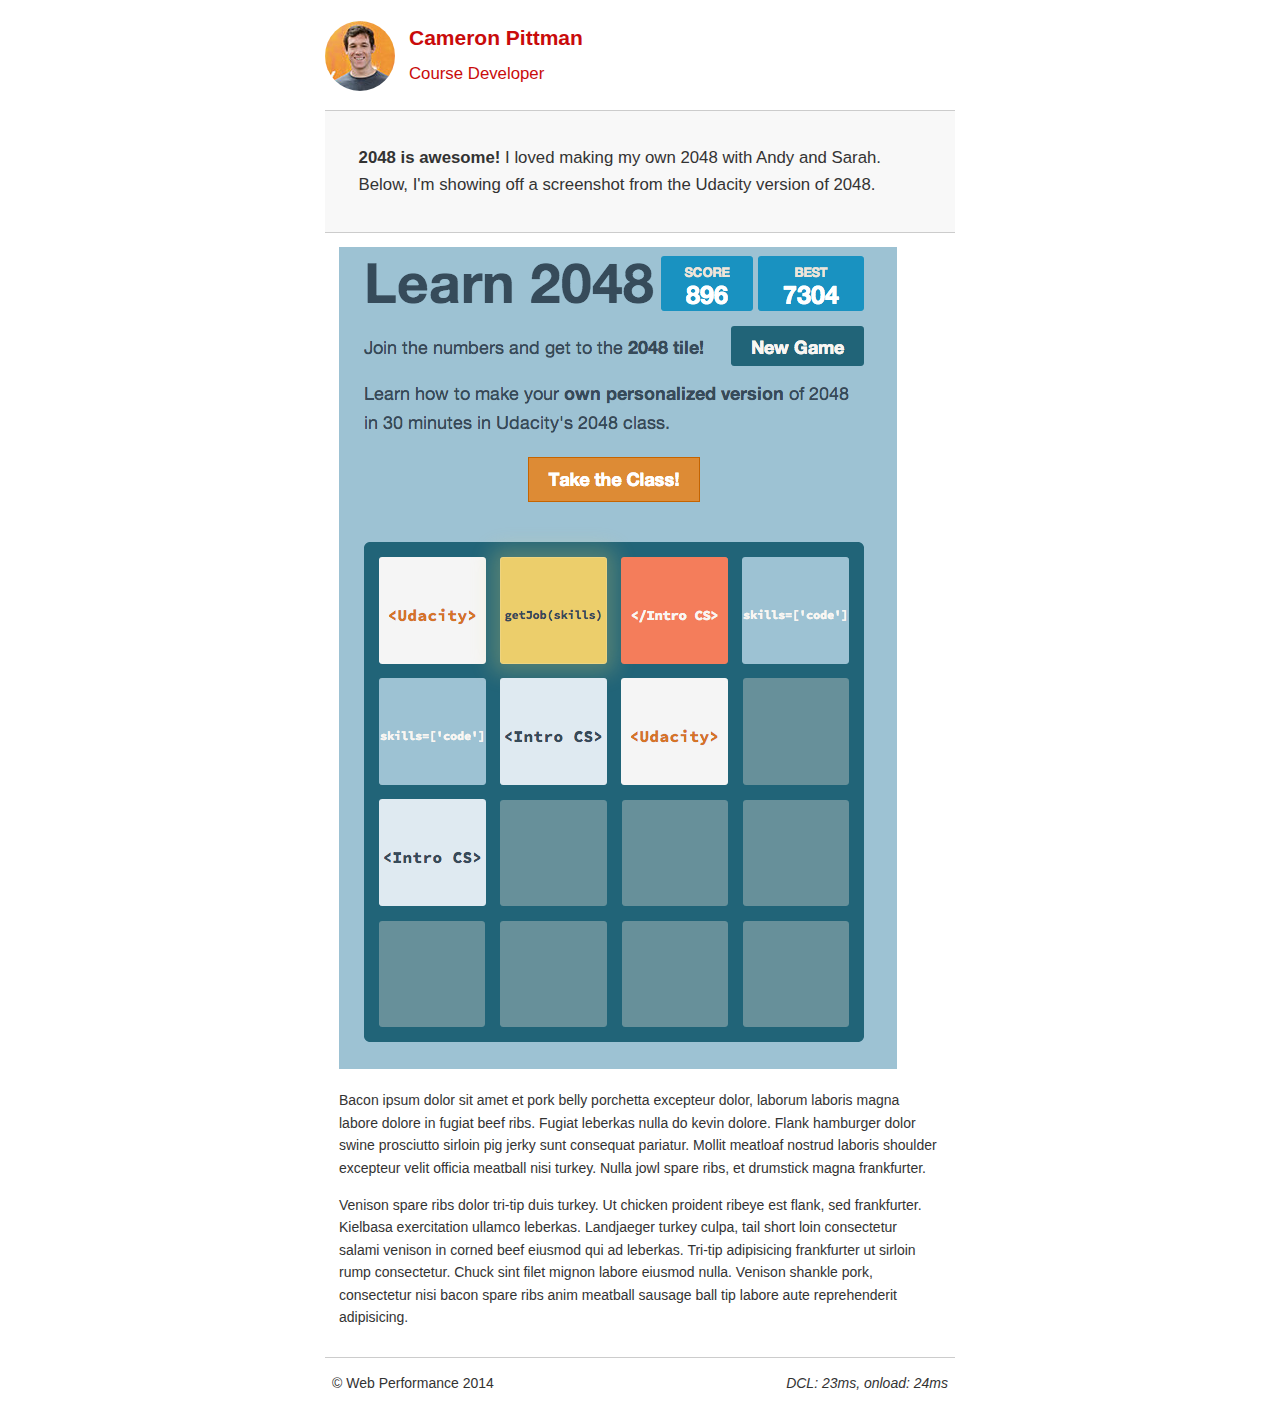
<file: project-2048.html>
<!DOCTYPE html>
<html lang="en">
  <head>
    <meta charset="utf-8">
    <meta name="viewport" content="width=device-width, initial-scale=1">
    <meta name="description" content=" FILL ME IN ">
    <meta name="author" content=" FILL ME IN ">
    <title>Cameron Pittman: Portfolio</title>

    <!-- Hmm, what is the impact of web fonts on speed? Measure it... -->
    <!-- <link href="//fonts.googleapis.com/css?family=Open+Sans:400,700" rel="stylesheet"> -->

    <link href="css/style.css" rel="stylesheet">
    <link href="css/print.css" rel="stylesheet">

    <script>
      (function(w,g){w['GoogleAnalyticsObject']=g;
      w[g]=w[g]||function(){(w[g].q=w[g].q||[]).push(arguments)};w[g].l=1*new Date();})(window,'ga');

      // Optional TODO: replace with your Google Analytics profile ID.
      ga('create', 'UA-XXXX-Y');
      ga('send', 'pageview');
    </script>
    <script src="//www.google-analytics.com/analytics.js"></script>
    <script src="js/perfmatters.js"></script>
  </head>

  <body>
    <header>
      <a href="/"><img src="img/profilepic.jpg"></a>
      <p>Cameron Pittman<br><span>Course Developer</span></p>
    </header>

    <div class="container">
      <div class="hero">
        <strong>2048 is awesome!</strong> I loved making my own 2048 with Andy and Sarah. Below, I'm showing off a screenshot from the Udacity version of 2048.
      </div>

      <div class="content">

        <img class="img-responsive" src="img/2048.png">

        <p>Bacon ipsum dolor sit amet et pork belly porchetta excepteur dolor, laborum laboris magna labore dolore in fugiat beef ribs. Fugiat leberkas nulla do kevin dolore. Flank hamburger dolor swine prosciutto sirloin pig jerky sunt consequat pariatur. Mollit meatloaf nostrud laboris shoulder excepteur velit officia meatball nisi turkey. Nulla jowl spare ribs, et drumstick magna frankfurter.</p>

        <p>Venison spare ribs dolor tri-tip duis turkey. Ut chicken proident ribeye est flank, sed frankfurter. Kielbasa exercitation ullamco leberkas. Landjaeger turkey culpa, tail short loin consectetur salami venison in corned beef eiusmod qui ad leberkas. Tri-tip adipisicing frankfurter ut sirloin rump consectetur. Chuck sint filet mignon labore eiusmod nulla. Venison shankle pork, consectetur nisi bacon spare ribs anim meatball sausage ball tip labore aute reprehenderit adipisicing.</p>

    </div>

    <footer>
      <p>&copy; Web Performance 2014 <span id="crp-stats"></span></p>
    </footer>
  </body>
</html>
</file>
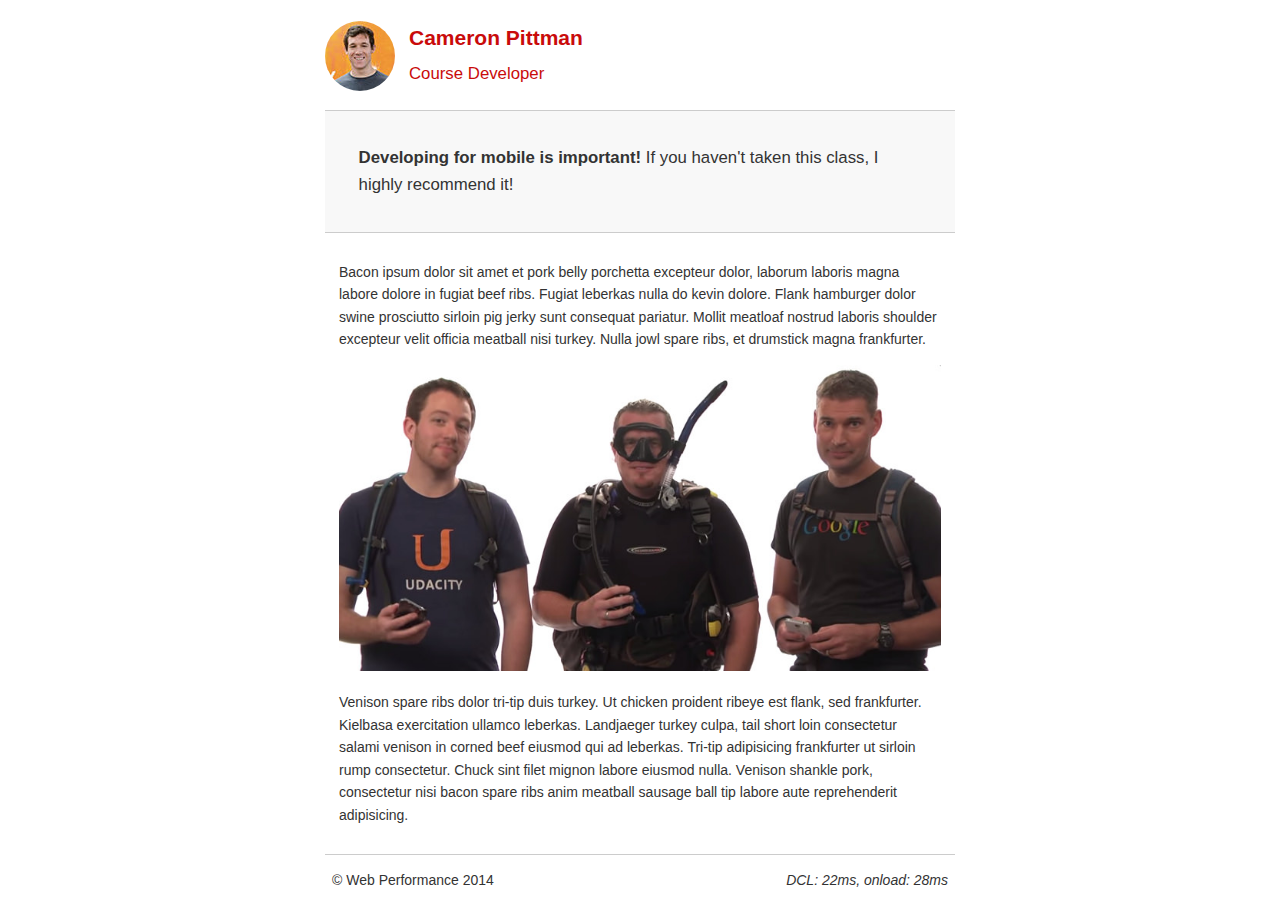
<file: project-mobile.html>
<!DOCTYPE html>
<html lang="en">
  <head>
    <meta charset="utf-8">
    <meta name="viewport" content="width=device-width, initial-scale=1">
    <meta name="description" content=" FILL ME IN ">
    <meta name="author" content=" FILL ME IN ">
    <title>Cameron Pitman: Portfolio</title>

    <!-- Hmm, what is the impact of web fonts on speed? Measure it... -->
    <!-- <link href="//fonts.googleapis.com/css?family=Open+Sans:400,700" rel="stylesheet"> -->

    <link href="css/style.css" rel="stylesheet">
    <link href="css/print.css" rel="stylesheet">

    <script>
      (function(w,g){w['GoogleAnalyticsObject']=g;
      w[g]=w[g]||function(){(w[g].q=w[g].q||[]).push(arguments)};w[g].l=1*new Date();})(window,'ga');

      // Optional TODO: replace with your Google Analytics profile ID.
      ga('create', 'UA-XXXX-Y');
      ga('send', 'pageview');
    </script>
    <script src="http://www.google-analytics.com/analytics.js"></script>
    <script async src="js/perfmatters.js"></script>
  </head>

  <body>
    <header>
      <a href="/"><img src="img/profilepic.jpg"></a>
      <p>Cameron Pittman<br><span>Course Developer</span></p>
    </header>

    <div class="container">
      <div class="hero">
        <strong>Developing for mobile is important!</strong> If you haven't taken this class, I highly recommend it!
      </div>

      <div class="content">

        <p>Bacon ipsum dolor sit amet et pork belly porchetta excepteur dolor, laborum laboris magna labore dolore in fugiat beef ribs. Fugiat leberkas nulla do kevin dolore. Flank hamburger dolor swine prosciutto sirloin pig jerky sunt consequat pariatur. Mollit meatloaf nostrud laboris shoulder excepteur velit officia meatball nisi turkey. Nulla jowl spare ribs, et drumstick magna frankfurter.</p>

        <img src="img/mobilewebdev.jpg">

        <p>Venison spare ribs dolor tri-tip duis turkey. Ut chicken proident ribeye est flank, sed frankfurter. Kielbasa exercitation ullamco leberkas. Landjaeger turkey culpa, tail short loin consectetur salami venison in corned beef eiusmod qui ad leberkas. Tri-tip adipisicing frankfurter ut sirloin rump consectetur. Chuck sint filet mignon labore eiusmod nulla. Venison shankle pork, consectetur nisi bacon spare ribs anim meatball sausage ball tip labore aute reprehenderit adipisicing.</p>

    </div>

    <footer>
      <p>&copy; Web Performance 2014 <span id="crp-stats"></span></p>
    </footer>
  </body>
</html>
</file>
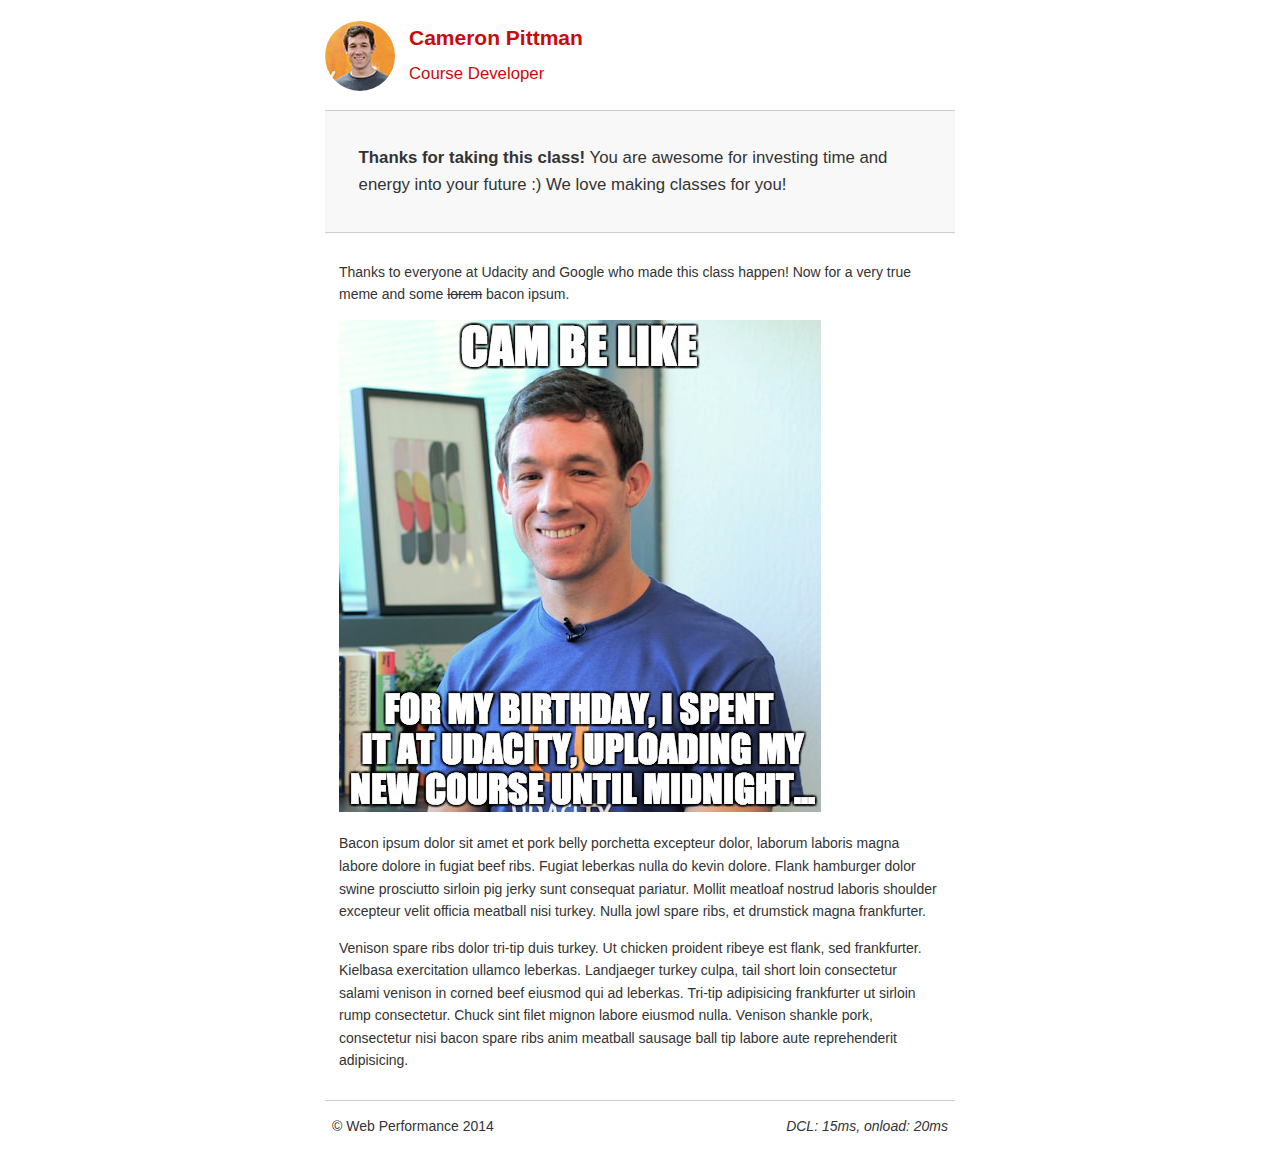
<file: project-webperf.html>
<!DOCTYPE html>
<html lang="en">
  <head>
    <meta charset="utf-8">
    <meta name="viewport" content="width=device-width, initial-scale=1">
    <meta name="description" content=" FILL ME IN ">
    <meta name="author" content=" FILL ME IN ">
    <title>Cameron Pittman: Portfolio</title>

    <!-- Hmm, what is the impact of web fonts on speed? Measure it... -->
    <!-- <link href="//fonts.googleapis.com/css?family=Open+Sans:400,700" rel="stylesheet"> -->

    <link href="css/style.css" rel="stylesheet">
    <link href="css/print.css" rel="stylesheet">

    <script>
      (function(w,g){w['GoogleAnalyticsObject']=g;
      w[g]=w[g]||function(){(w[g].q=w[g].q||[]).push(arguments)};w[g].l=1*new Date();})(window,'ga');

      // Optional TODO: replace with your Google Analytics profile ID.
      ga('create', 'UA-XXXX-Y');
      ga('send', 'pageview');
    </script>
    <script src="http://www.google-analytics.com/analytics.js"></script>
    <script async src="js/perfmatters.js"></script>
  </head>

  <body>
    <header>
      <a href="/"><img src="img/profilepic.jpg"></a>
      <p>Cameron Pittman<br><span>Course Developer</span></p>
    </header>

    <div class="container">
      <div class="hero">
        <strong>Thanks for taking this class!</strong> You are awesome for investing time and energy into your future :) We love making classes for you!
      </div>

      <div class="content">

        <p>Thanks to everyone at Udacity and Google who made this class happen! Now for a very true meme and some <strike>lorem</strike> bacon ipsum.</p>

        <img src="img/cam_be_like.jpg">

        <p>Bacon ipsum dolor sit amet et pork belly porchetta excepteur dolor, laborum laboris magna labore dolore in fugiat beef ribs. Fugiat leberkas nulla do kevin dolore. Flank hamburger dolor swine prosciutto sirloin pig jerky sunt consequat pariatur. Mollit meatloaf nostrud laboris shoulder excepteur velit officia meatball nisi turkey. Nulla jowl spare ribs, et drumstick magna frankfurter.</p>

        <p>Venison spare ribs dolor tri-tip duis turkey. Ut chicken proident ribeye est flank, sed frankfurter. Kielbasa exercitation ullamco leberkas. Landjaeger turkey culpa, tail short loin consectetur salami venison in corned beef eiusmod qui ad leberkas. Tri-tip adipisicing frankfurter ut sirloin rump consectetur. Chuck sint filet mignon labore eiusmod nulla. Venison shankle pork, consectetur nisi bacon spare ribs anim meatball sausage ball tip labore aute reprehenderit adipisicing.</p>

    </div>

    <footer>
      <p>&copy; Web Performance 2014 <span id="crp-stats"></span></p>
    </footer>
  </body>
</html>
</file>
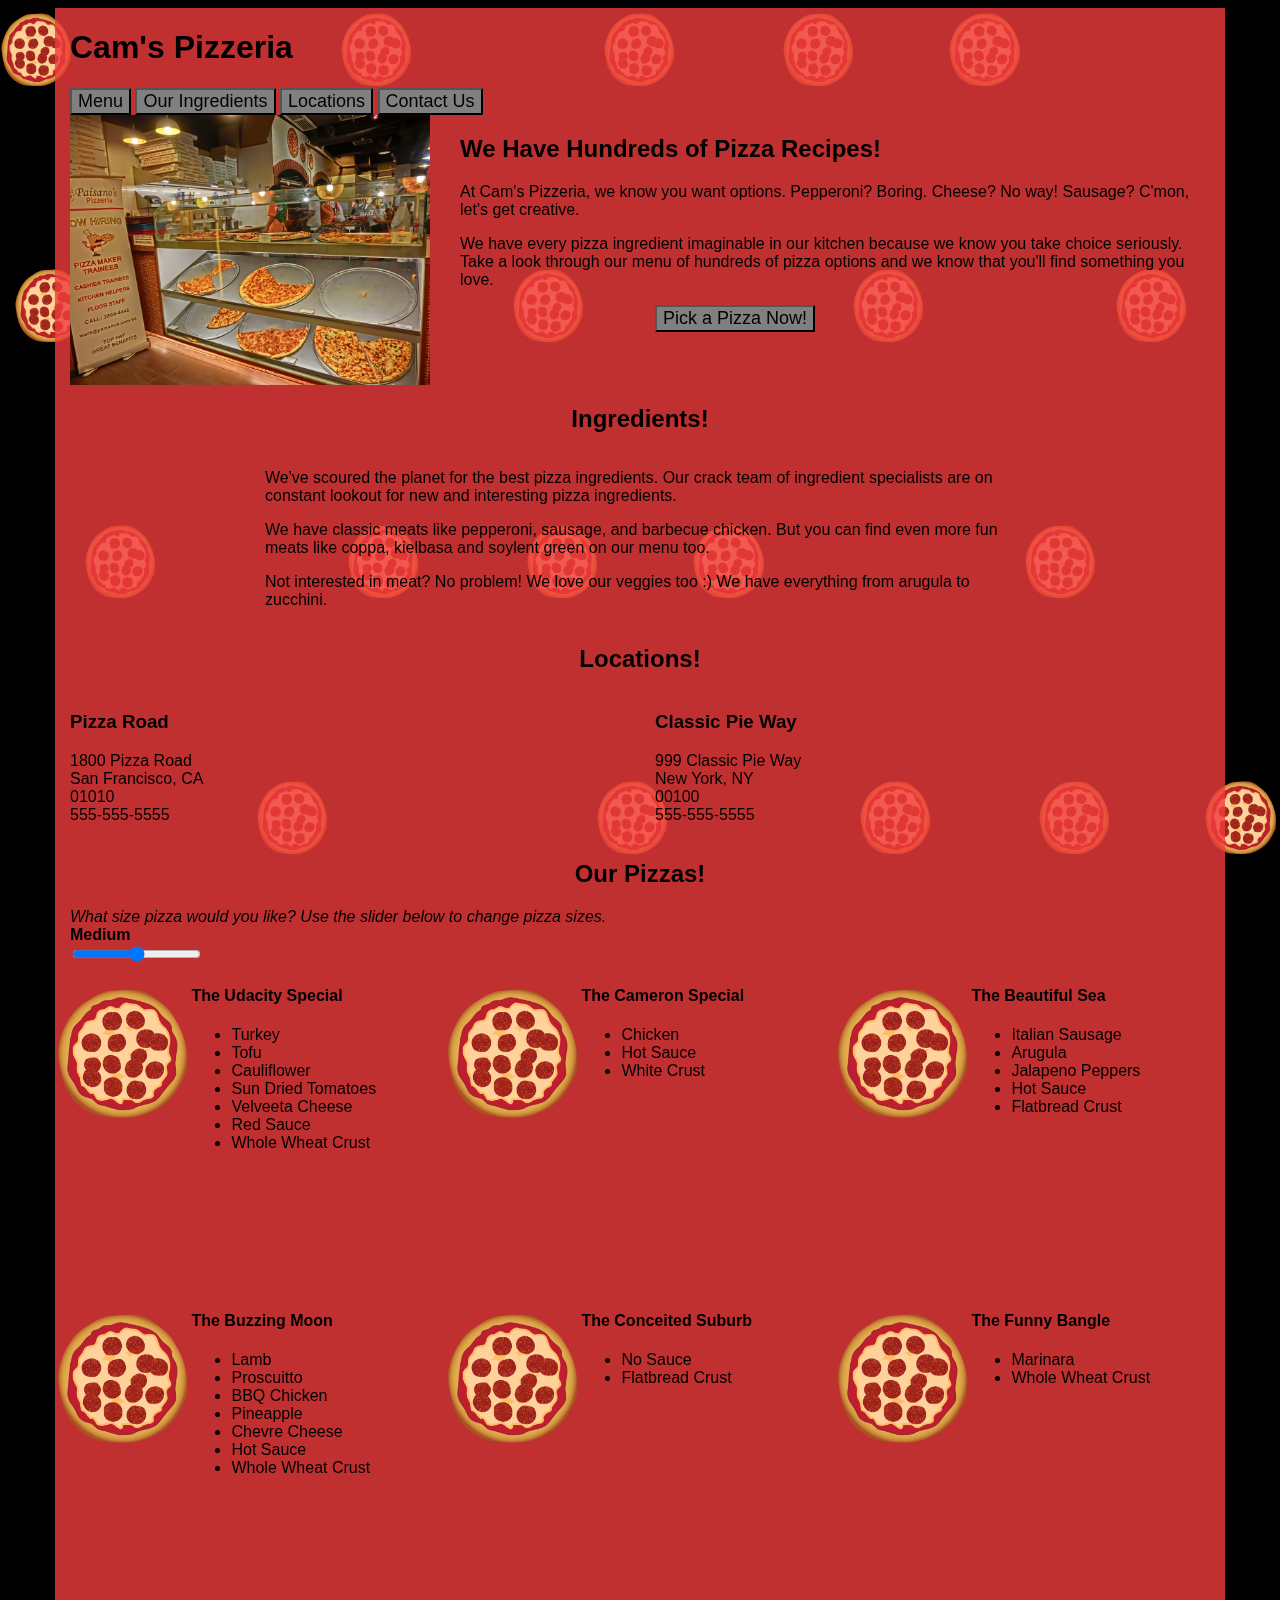
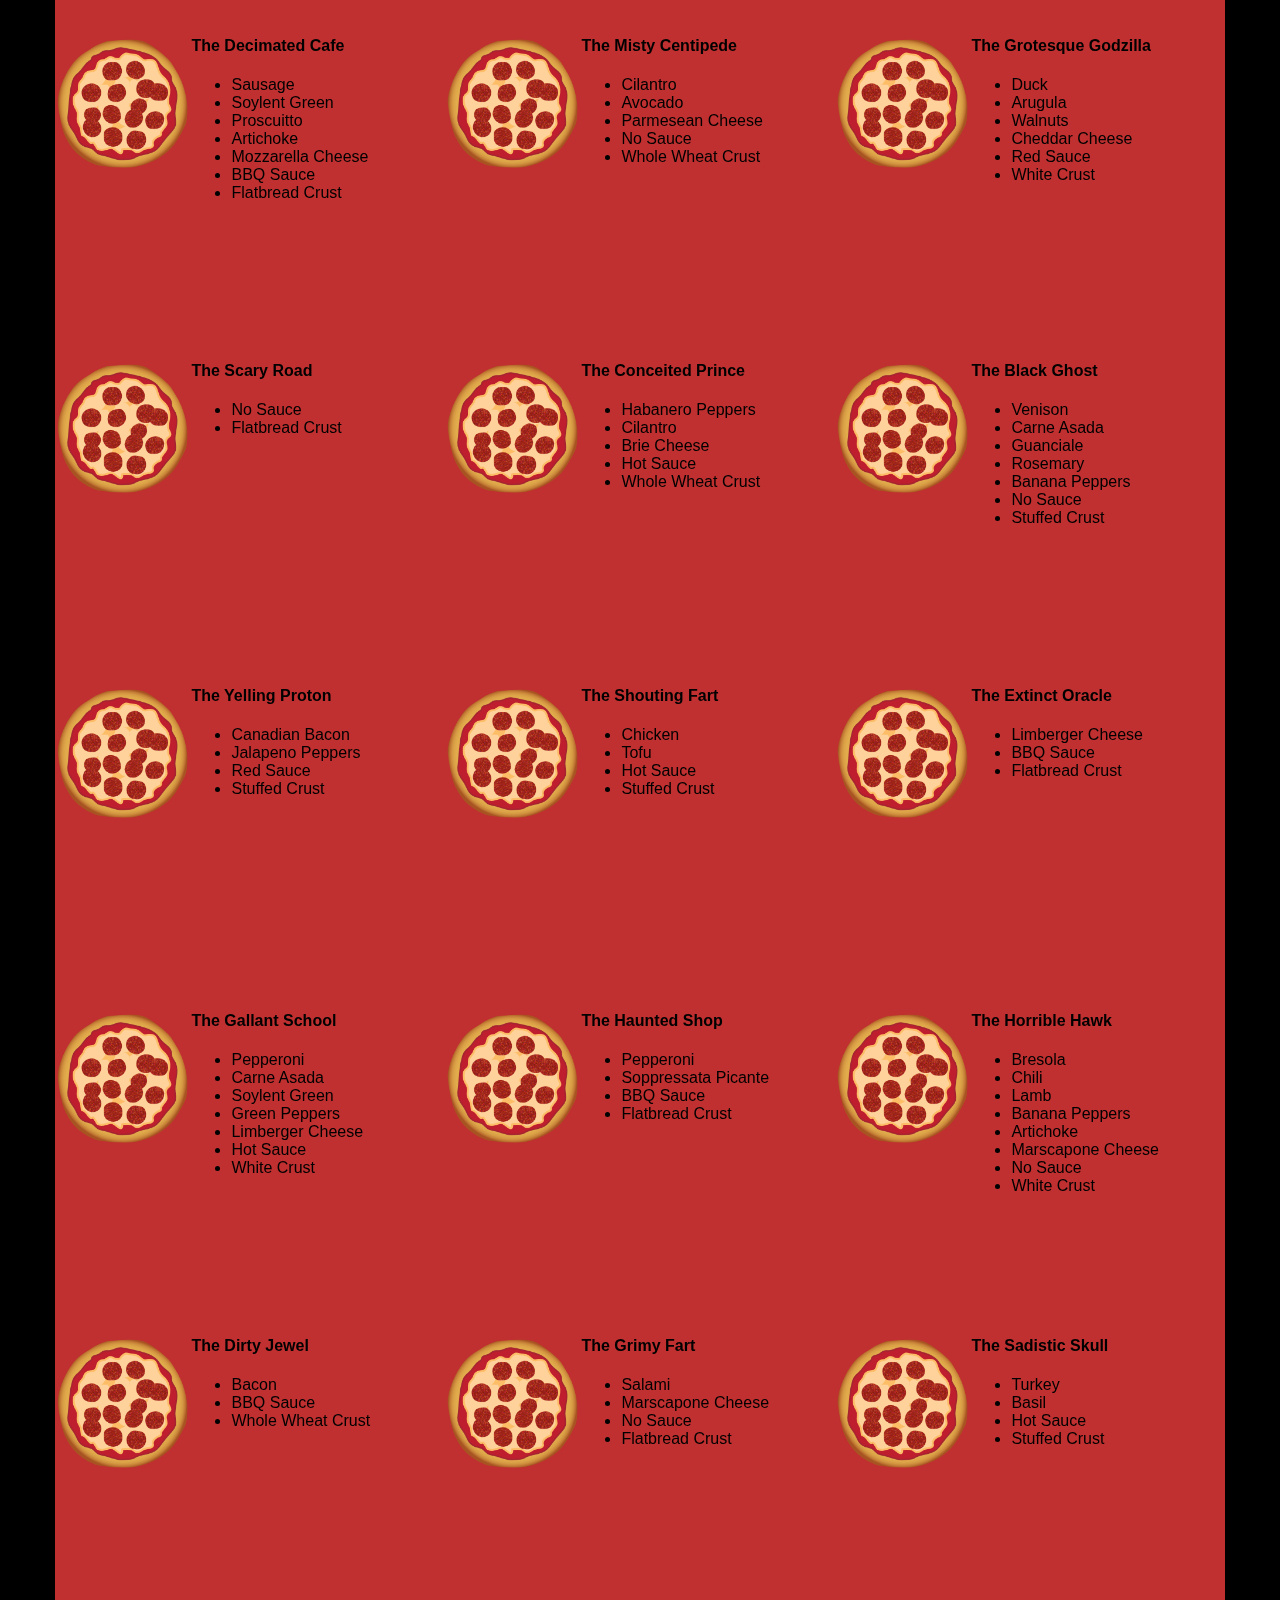
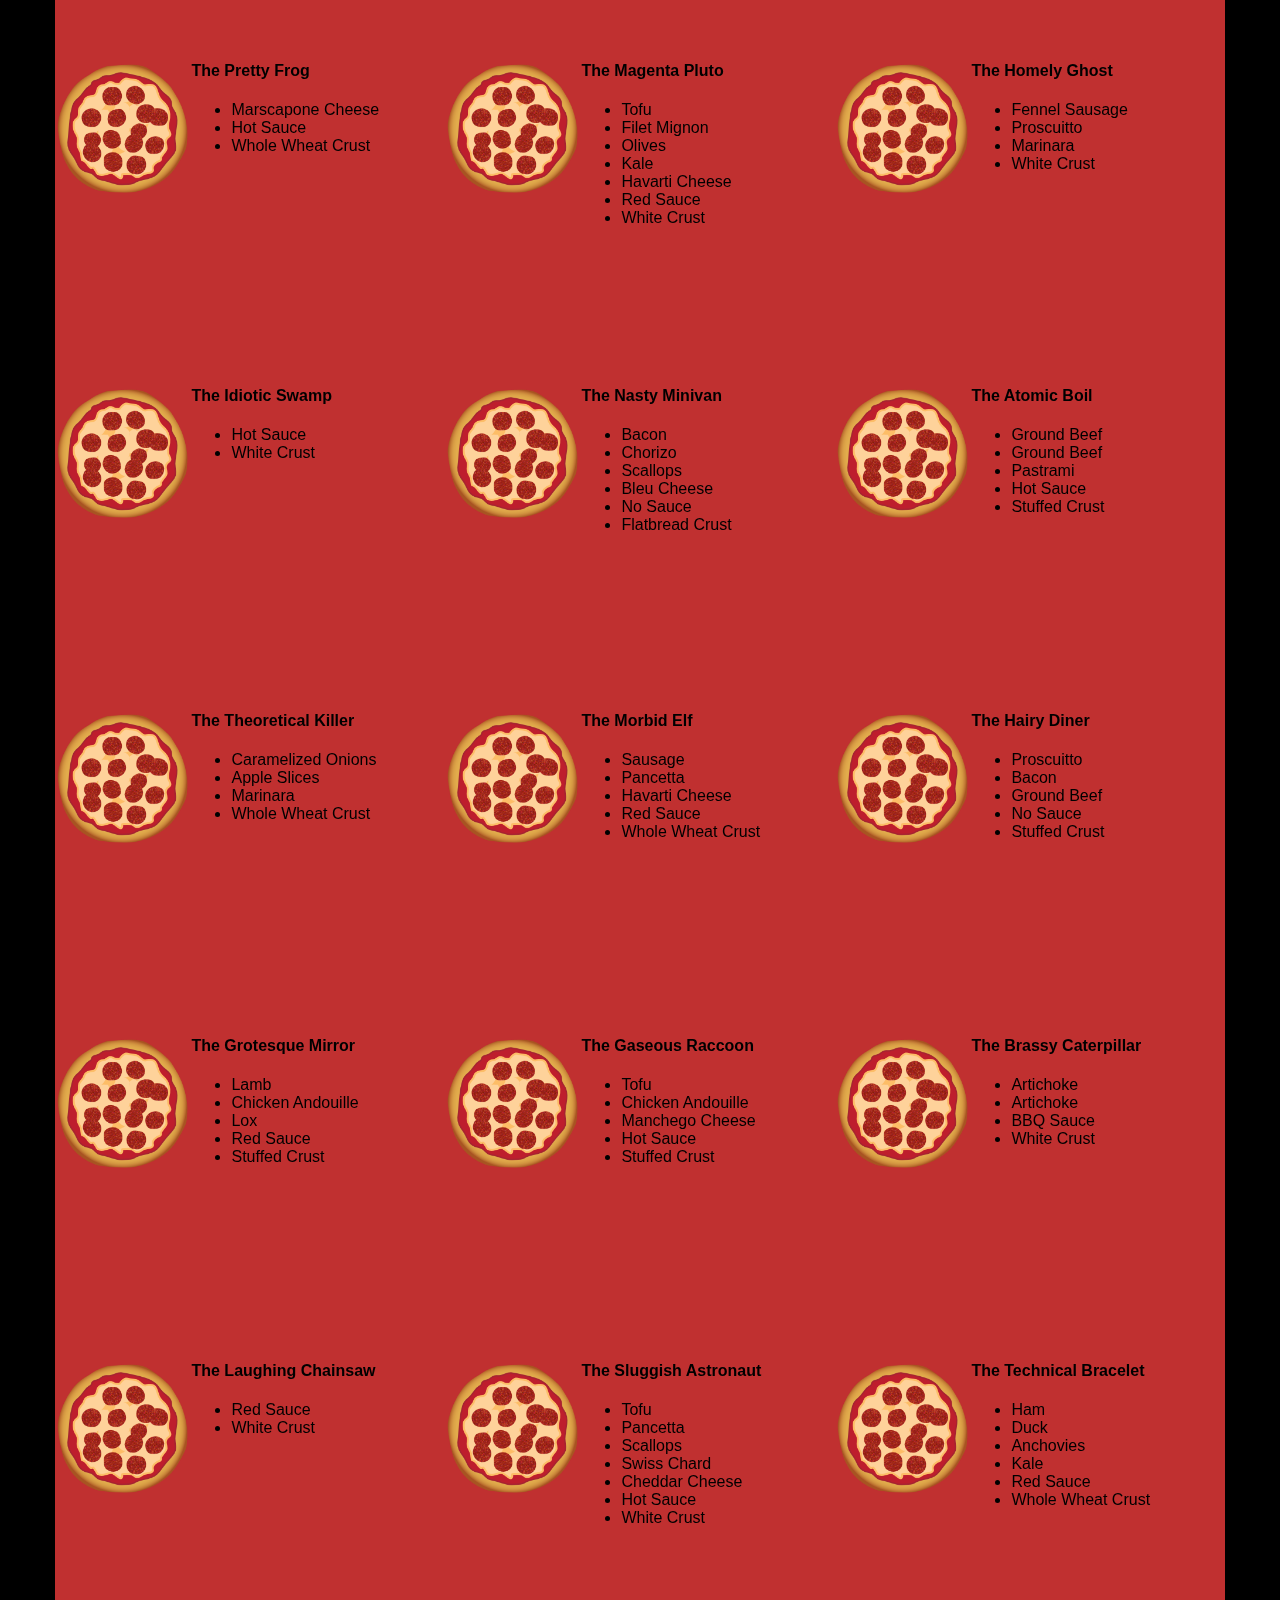
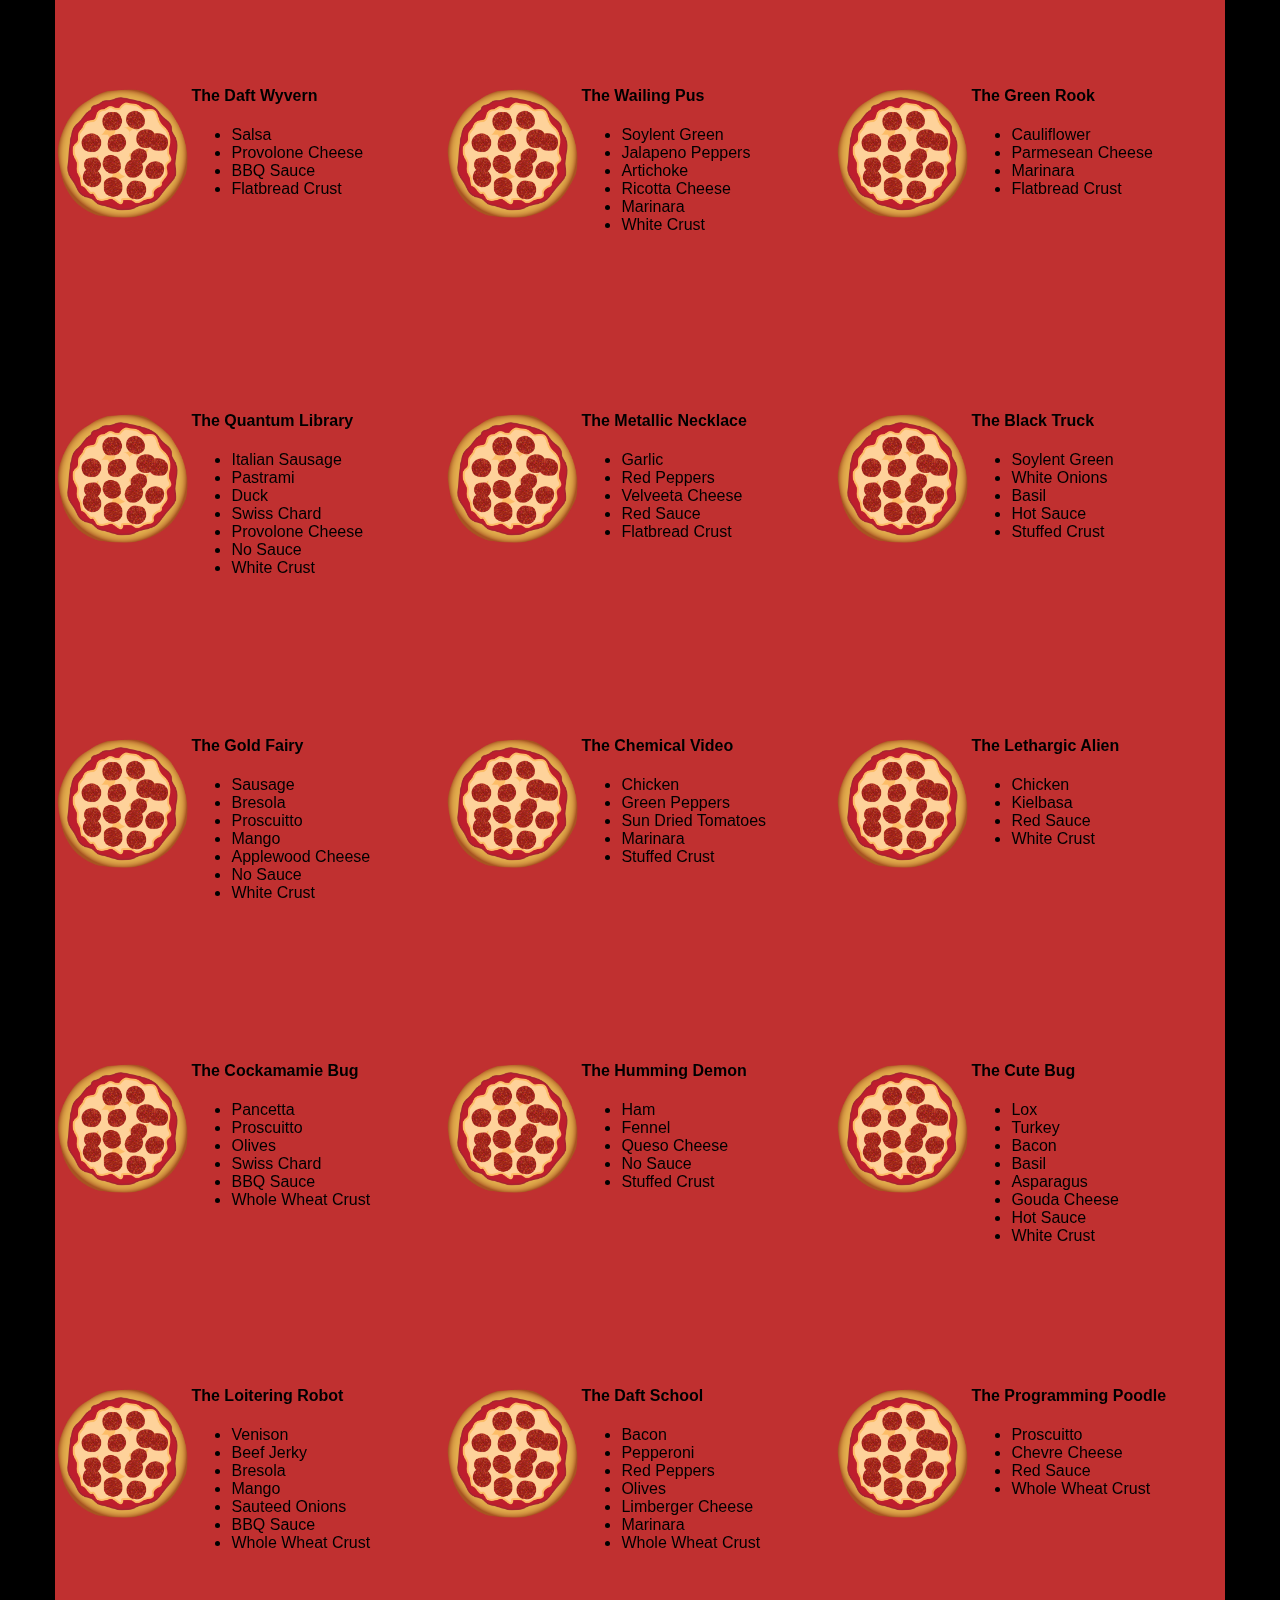
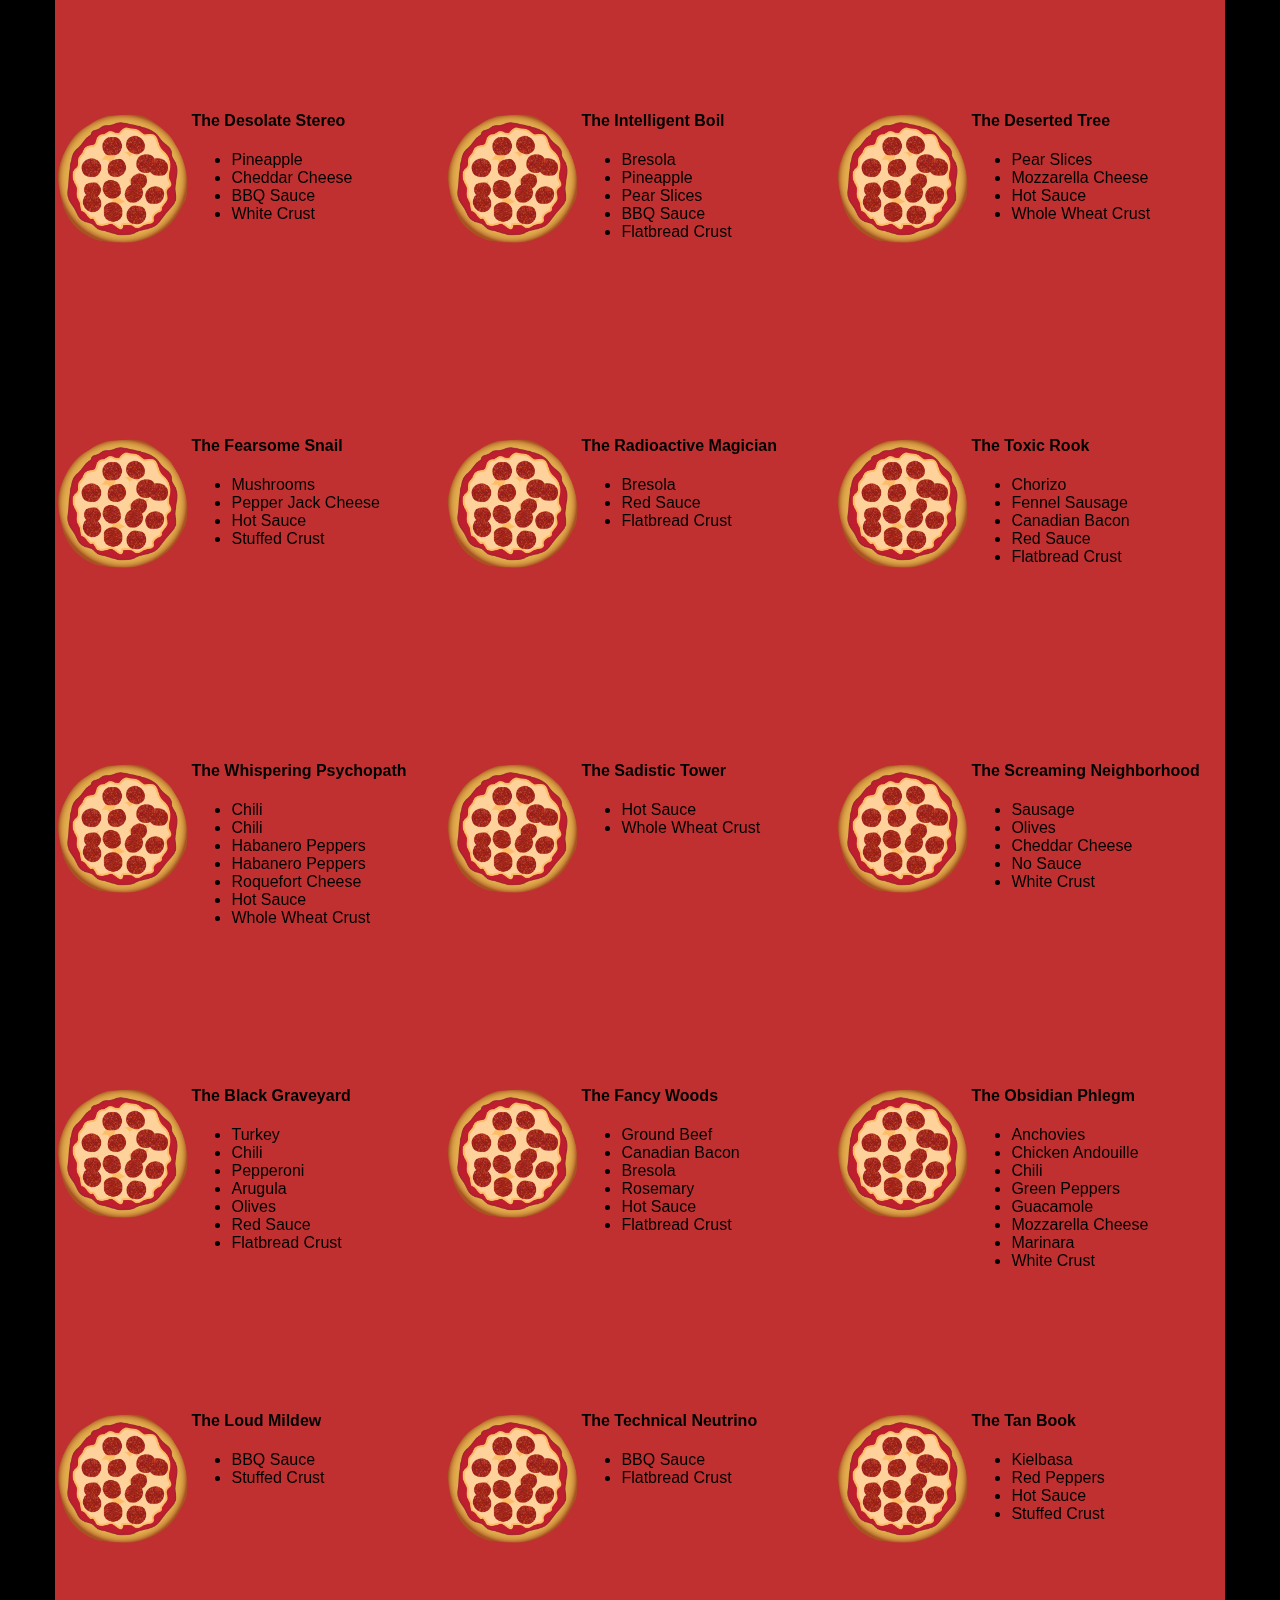
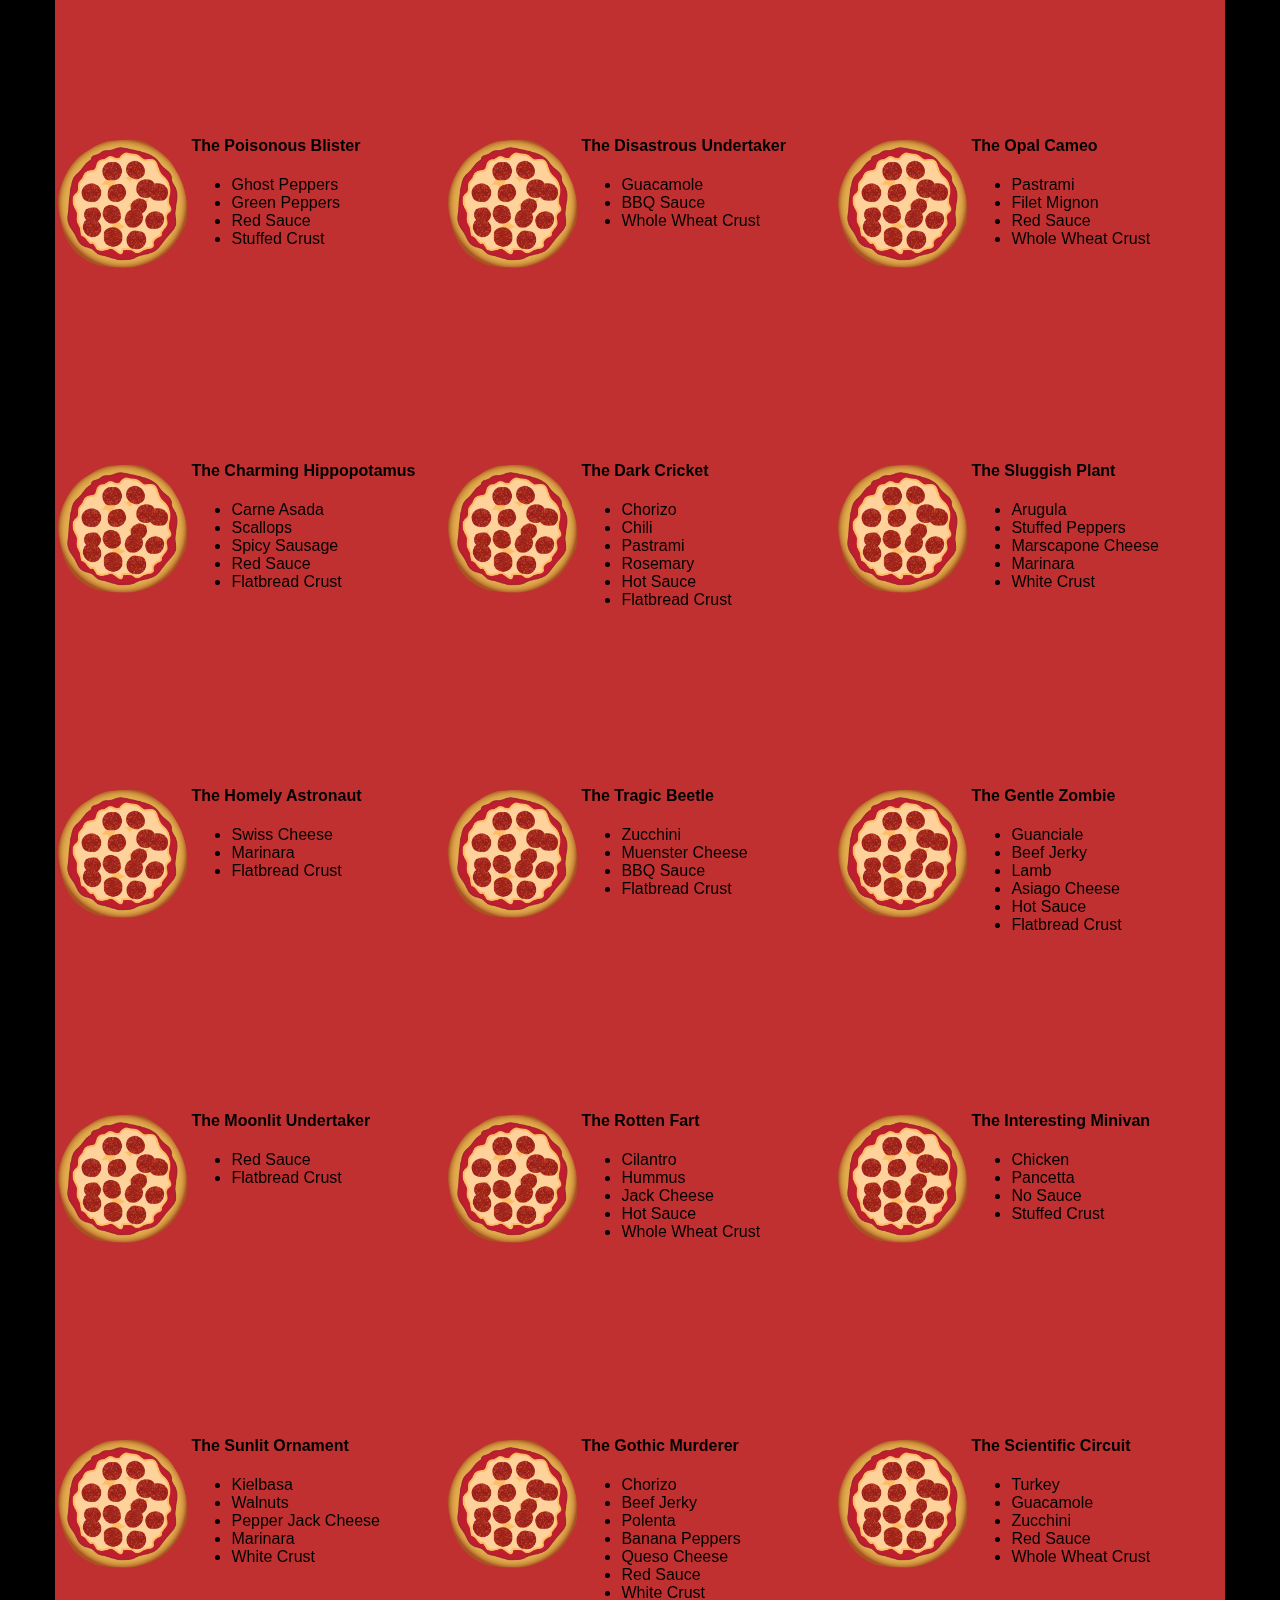
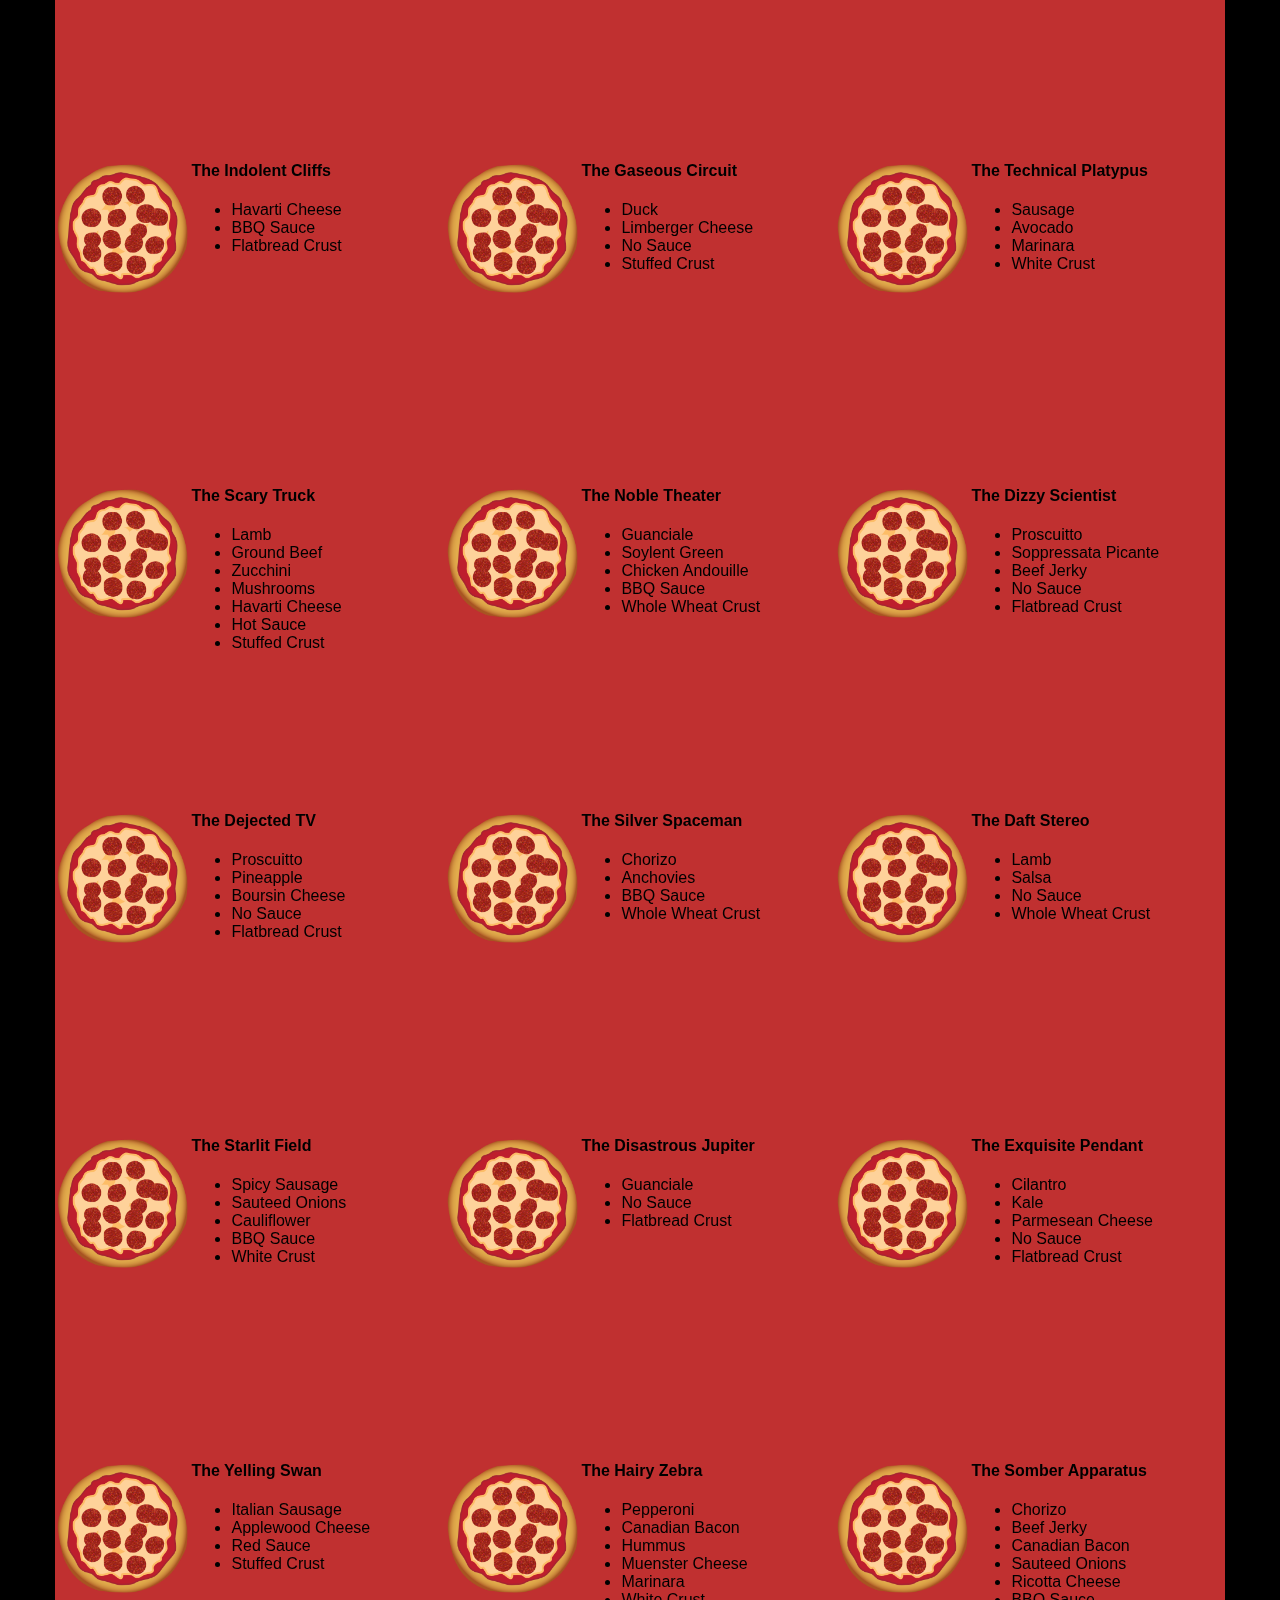
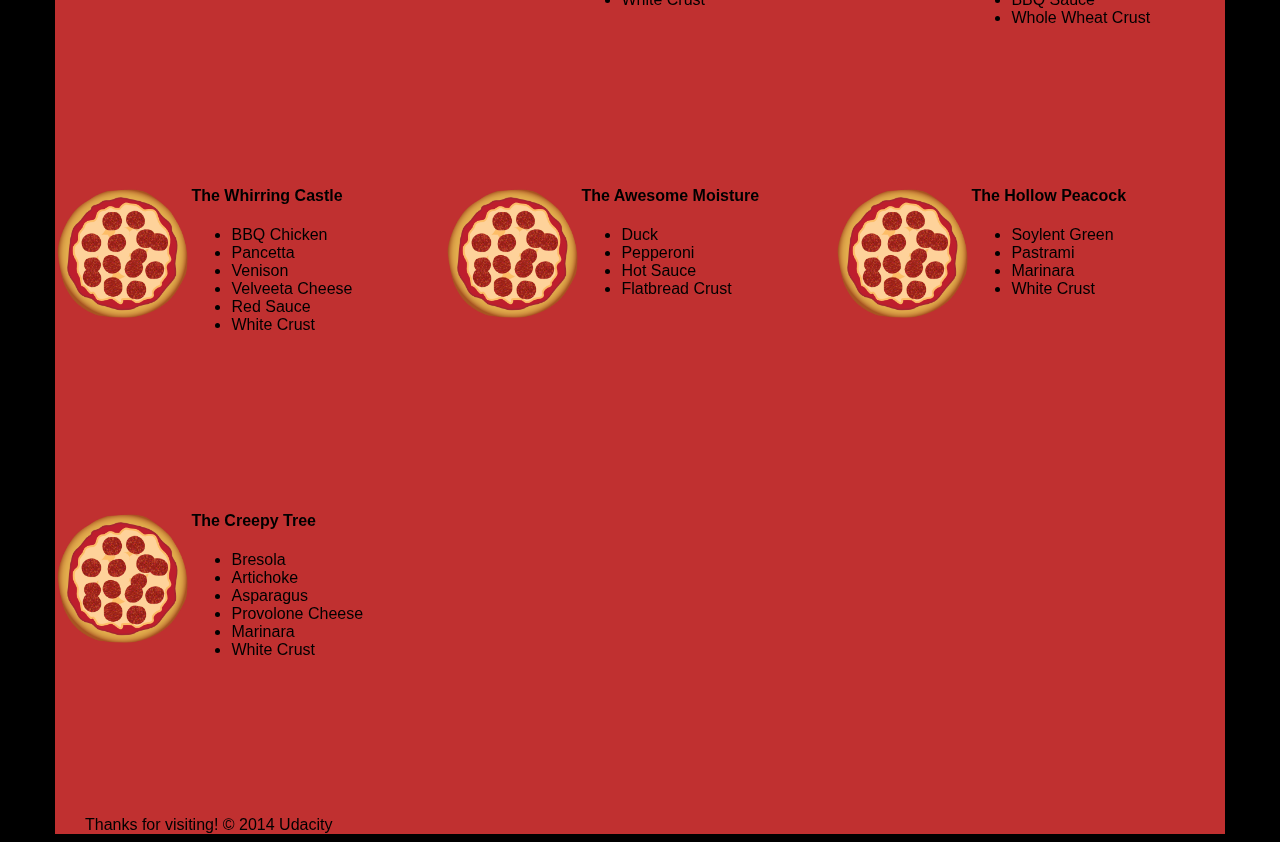
<file: views/pizza.html>
<!DOCTYPE HTML>
<html lang="en">

    <head>
        <meta charset="utf-8">
        <meta name="viewport" content="width=device-width, initial-scale=1">
        <link rel="stylesheet" href="css/style.css">
        <link rel="stylesheet" href="css/bootstrap-grid.css">
    </head>

    <body>
        <div class="container">
            <div id="header" class="row">
                <div class="col-md-6">
                    <div class="row">
                        <div class="col-md-12">
                            <h1>Cam's Pizzeria</h1>
                            <div class="row">
                                <div id="menu" class="col-md-12">
                                    <form action="#randomPizzas">
                                        <input type="submit" value="Menu">
                                    </form>
                                    <form action="#ingredients">
                                        <input type="submit" value="Our Ingredients">
                                    </form>
                                    <form action="#locations">
                                        <input type="submit" value="Locations">
                                    </form>
                                    <form action="#" onsubmit="alert('Thanks for clicking! This button doesn\'t do anything because this is a fake pizzeria :\)')">
                                        <input type="submit" value="Contact Us">
                                    </form>
                                </div>
                            </div>
                        </div>
                    </div>
                </div>
                <div id="movingPizzas1" class="col-md-6">
                </div>
            </div>
            <div id="callToAction" class="row">
                <div class="col-md-4">
                    <img src="images/pizzeria.jpg" class="img-responsive">
                    <!-- Image credit to: http://commons.wikimedia.org/wiki/File:HK_TST_night_%E5%98%89%E8%98%AD%E9%81%93_Granville_Road_restaurant_Paisano's_Pizzeria_pizza_Dec-2013.JPG -->
                </div>
                <div class="col-md-8">
                    <div class="row">
                        <div class="col-md-12">
                            <h2>We Have Hundreds of Pizza Recipes!</h2>
                            <p>At Cam's Pizzeria, we know you want options. Pepperoni? Boring. Cheese? No way! Sausage? C'mon, let's get creative.</p>
                            <p>We have every pizza ingredient imaginable in our kitchen because we know you take choice seriously. Take a look through our menu of hundreds of pizza options and we know that you'll find something you love.</p>
                        </div>
                    </div>
                    <div class="row">
                        <div class="col-md-6 col-md-push-3">
                            <form action="#randomPizzas">
                                <input type="submit" value="Pick a Pizza Now!">
                            </form>
                        </div>
                    </div>
                </div>
            </div>
            <div id="ingredients" class="row">
                <div class="col-md-8 col-md-push-2">
                    <div class="row">
                        <div class="col-md-12 centered">
                            <h2>Ingredients!</h2>
                        </div>
                    </div>
                    <div class="row">
                        <div class="col-md-12">
                            <p>We've scoured the planet for the best pizza ingredients. Our crack team of ingredient specialists are on constant lookout for new and interesting pizza ingredients.</p>
                            <p>We have classic meats like pepperoni, sausage, and barbecue chicken. But you can find even more fun meats like coppa, kielbasa and soylent green on our menu too.</p>
                            <p>Not interested in meat? No problem! We love our veggies too :) We have everything from arugula to zucchini.</p>
                        </div>
                    </div>
                </div>
            </div>
            <div id="locations" class="row">
                <div class="col-md-12">
                    <h2 style="text-align: center">Locations!</h2>
                    <div class="row">
                        <div class="col-md-6">
                            <h3>Pizza Road</h3>
                            <p>1800 Pizza Road
                                <br>San Francisco, CA
                                <br>01010
                                <br>555-555-5555</p>
                        </div>
                        <div class="col-md-6">
                            <h3>Classic Pie Way</h3>
                            <p>999 Classic Pie Way
                                <br>New York, NY
                                <br>00100
                                <br>555-555-5555</p>
                        </div>
                    </div>
                </div>
            </div>
            <div id="pizzaGenerator" class="row">
                <div class="col-md-12">
                    <h2 style="text-align: center">Our Pizzas!</h2>
                    <div class="row">
                        <div class="col-md-12">
                            <em>What size pizza would you like? Use the slider below to change pizza sizes.</em>
                        </div>
                        <div id="pizzaSize" class="col-md-6">Medium</div>
                        <div class="col-md-12">
                            <input id="sizeSlider" type="range" min="1" max="3" value="2" step="1" onchange="resizePizzas(this.value)"></input>
                        </div>
                    </div>
                    <div id="randomPizzas" class="row">
                        <div id="pizza0" class="randomPizzaContainer" style="width:33.33%; height: 325px;">
                            <div style="width:35%">
                                <img src="images/pizza.png" class="img-responsive">
                            </div>
                            <div style="width:65%">
                                <h4>The Udacity Special</h4>
                                <ul>
                                    <li>Turkey</li>
                                    <li>Tofu</li>
                                    <li>Cauliflower</li>
                                    <li>Sun Dried Tomatoes</li>
                                    <li>Velveeta Cheese</li>
                                    <li>Red Sauce</li>
                                    <li>Whole Wheat Crust</li>
                                </ul>
                            </div>
                        </div>
                        <div id="pizza1" class="randomPizzaContainer" style="width:33.33%; height: 325px;">
                            <div style="width:35%">
                                <img src="images/pizza.png" class="img-responsive">
                            </div>
                            <div style="width:65%">
                                <h4>The Cameron Special</h4>
                                <ul>
                                    <li>Chicken</li>
                                    <li>Hot Sauce</li>
                                    <li>White Crust</li>
                                </ul>
                            </div>
                        </div>
                    </div>
                </div>
            </div>
            <div id="footer" class="col-md-12">Thanks for visiting! &copy; 2014 Udacity</div>
        </div>
        <script type="text/javascript" src="js/main.js"></script>
    </body>

</html>

</html>
</file>
<file: css/style.css>
html {
    font-size: 100%;
    overflow-y: scroll;
    -webkit-tap-highlight-color: rgba(0, 0, 0, 0);
    -ms-text-size-adjust: 100%;
    -webkit-text-size-adjust: none;
}

body {
    margin: 0;
    font-size: 14px;
    line-height: 1.61;
    font-weight: 400;
}

body,
button,
input,
select,
textarea {
    font-family: sans-serif;
    color: #333;
}

a {
    color: #12C;
}

a:visited {
    color: #61C;
}

a:focus {
    outline: thin dotted;
}

a:hover,
a:active {
    color: #c00;
    outline: 0;
}

b,
strong {
    font-weight: bold;
}

pre,
code {
    font-family: monospace, monospace;
    font-size: 1em;
}

ul,
ol {
    margin: 1em 0;
    padding: 0 0 0 20px;
}

img {
    border: 0;
    max-width: 100%;
}

body {
    background: #fff;
}

header,
footer,
.container {
    max-width: 45em;
    margin: 0 auto;
}

header {
    padding: 0 0.5em;
    color: #C90B0B;
}

header img {
    border-radius: 40px;
    float: left;
}

header p {
    font-size: 1.5em;
    font-weight: bold;
    padding-left: 4em;
}

header p span {
    font-size: 0.8em;
    font-weight: normal;
}

.hero {
    padding: 2em;
    background-color: #f8f8f8;
    font-size: 1.2em;
    border-bottom: 1px solid #ccc;
    border-top: 1px solid #ccc;
}

.content {
    padding: 1em 1em;
}

.content li {
    list-style-type: none;
    font-size: 1.1em;
}

li img {
    float: left;
    padding-right: 1em;
}

li p {
    font-size: 0.9em;
    font-style: italic;
}

footer {
    padding: 0 0.5em;
    border-top: 1px solid #ccc;
}

footer span {
    float: right;
    font-style: italic;
}


/* Smartphones (portrait) */

@media only screen and (max-width: 480px) {
    body {
        font-size: 12px;
    }
    header p {
        padding-left: 4.5em;
    }
}
</file>
<file: css/print.css>
@media print {
    * {
        background: transparent !important;
        color: black !important;
        text-shadow: none !important;
        -webkit-filter: none !important;
                filter: none !important;
        -ms-filter: none !important;
    }
    a,
    a:visited {
        color: #444 !important;
        text-decoration: underline;
    }
    a[href]:after {
        content: " (" attr(href) ")";
    }
    tr,
    img {
        page-break-inside: avoid;
    }
    img {
        max-width: 100% !important;
    }
    @page {
        margin: 0.5cm;
    }
    p,
    h2,
    h3 {
        orphans: 3;
        widows: 3;
    }
    h2,
    h3 {
        page-break-after: avoid;
    }
}
</file>
<file: views/css/style.css>
/** {
  outline: 1px solid red !important;
}*/
* {
  -webkit-box-sizing: border-box;
  -moz-box-sizing: border-box;
  -box-sizing: border-box;
}

body {
  font-family: "Trebuchet MS", Helvetica, sans-serif;
  background: black;
}

input {
  background: grey;
  font-size: 18px;
}

form {
  display: inline-block;
}

.centered {
  text-align: center;
}

#pizzaSize {
  font-weight: 800;
}

.mover {
  position: fixed;
  width: 73.333px;
  height: 100px;
  transform: translateZ(0);
  -webkit-backface-visibility: hidden;
          backface-visibility: hidden;
  z-index: -1;
}

.randomPizzaContainer {
  float: left;
  display: -ms-flexbox;
  display: flex;
}

.randomPizzaContainer:after {
  content: "";
  display: table;
  clear:both;
}

 .container {
  background-color: rgba(240, 60, 60, 0.8);
}
</file>
